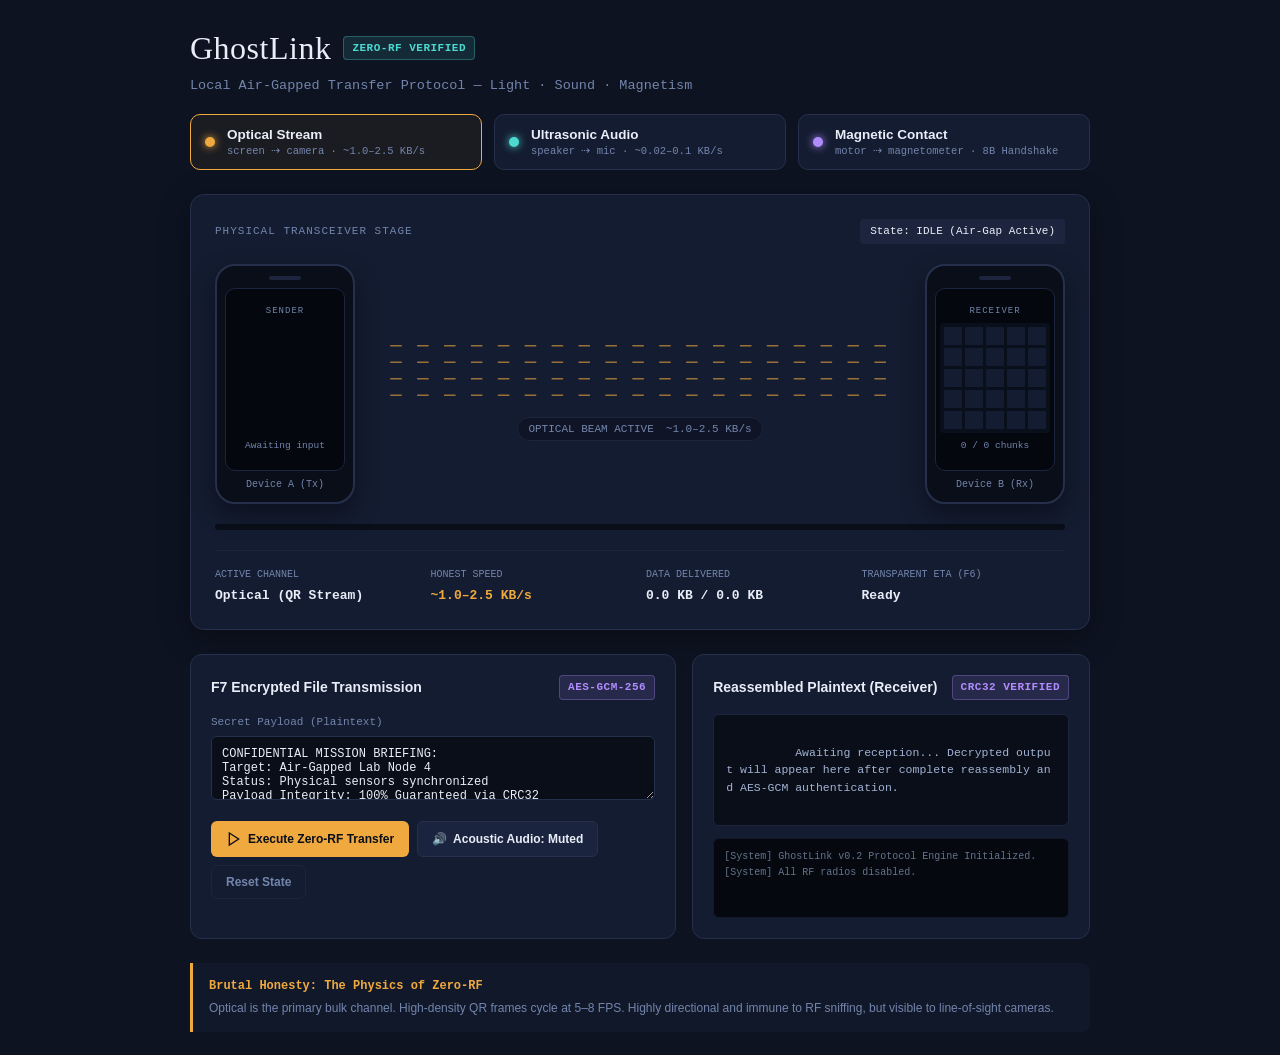
<file: web-simulator/index.html>
<!DOCTYPE html>
<html lang="en">
<head>
  <meta charset="UTF-8">
  <meta name="viewport" content="width=device-width, initial-scale=1.0">
  <title>GhostLink — Zero-RF Interactive Protocol System</title>
  <link rel="stylesheet" href="styles.css">
</head>
<body>
  <div class="wrap">
    <header class="app-header">
      <div class="logo-group">
        <h1 class="logo-title">GhostLink</h1>
        <span class="badge zero-rf-badge">ZERO-RF VERIFIED</span>
      </div>
      <p class="sub">Local Air-Gapped Transfer Protocol — Light · Sound · Magnetism</p>
      <div class="channel-tabs">
        <button class="chbtn active" data-ch="optical" id="btnOptical">
          <div class="ch-dot optical-dot"></div>
          <div class="ch-info">
            <span class="ch-name">Optical Stream</span>
            <small>screen ⇢ camera · ~1.0–2.5 KB/s</small>
          </div>
        </button>
        <button class="chbtn" data-ch="ultrasonic" id="btnUltrasonic">
          <div class="ch-dot ultrasonic-dot"></div>
          <div class="ch-info">
            <span class="ch-name">Ultrasonic Audio</span>
            <small>speaker ⇢ mic · ~0.02–0.1 KB/s</small>
          </div>
        </button>
        <button class="chbtn" data-ch="magnetic" id="btnMagnetic">
          <div class="ch-dot magnetic-dot"></div>
          <div class="ch-info">
            <span class="ch-name">Magnetic Contact</span>
            <small>motor ⇢ magnetometer · 8B Handshake</small>
          </div>
        </button>
      </div>
    </header>

    <!-- Interactive Dual-Device Transmission Stage -->
    <div class="stage-card">
      <div class="stage-header">
        <span class="stage-title">PHYSICAL TRANSCEIVER STAGE</span>
        <div class="stage-status" id="stageStatus">State: IDLE (Air-Gap Active)</div>
      </div>

      <div class="stage-visual">
        <!-- Phone A: Sender -->
        <div class="phone-device" id="phoneA">
          <div class="phone-notch"></div>
          <div class="phone-screen" id="screenA">
            <div class="screen-content">
              <div class="screen-label">SENDER</div>
              <canvas id="qrCanvas" width="140" height="140"></canvas>
              <div class="stream-info" id="senderStreamInfo">Awaiting input</div>
            </div>
          </div>
          <div class="device-name">Device A (Tx)</div>
        </div>

        <!-- Physical Channel Wave / Beam Animation -->
        <div class="link-bridge" id="linkBridge">
          <svg id="linkSvg" viewBox="0 0 280 120" preserveAspectRatio="none">
            <!-- Dynamically populated beams / waves / pulses -->
          </svg>
          <div class="channel-telemetry" id="bridgeTelemetry">
            <span id="telemetryMode">OPTICAL LINK ACTIVE</span>
            <span id="telemetrySpeed">~1.5 KB/s</span>
          </div>
        </div>

        <!-- Phone B: Receiver -->
        <div class="phone-device" id="phoneB">
          <div class="phone-notch"></div>
          <div class="phone-screen" id="screenB">
            <div class="screen-content">
              <div class="screen-label">RECEIVER</div>
              <div class="chunk-matrix" id="chunkMatrix">
                <!-- 25 visual chunk status blocks -->
              </div>
              <div class="stream-info" id="receiverStreamInfo">0 / 0 chunks</div>
            </div>
          </div>
          <div class="device-name">Device B (Rx)</div>
        </div>
      </div>

      <!-- Real-time Progress Bar -->
      <div class="progress-track">
        <div class="progress-bar" id="progressBar" style="width: 0%;"></div>
      </div>

      <!-- Protocol Telemetry Bar -->
      <div class="stats-grid">
        <div class="stat-card">
          <span class="stat-label">ACTIVE CHANNEL</span>
          <span class="stat-value" id="statChannel">Optical (QR Stream)</span>
        </div>
        <div class="stat-card">
          <span class="stat-label">HONEST SPEED</span>
          <span class="stat-value stat-accent" id="statSpeed">~1.0–2.5 KB/s</span>
        </div>
        <div class="stat-card">
          <span class="stat-label">DATA DELIVERED</span>
          <span class="stat-value" id="statTransferred">0.0 KB / 0.0 KB</span>
        </div>
        <div class="stat-card">
          <span class="stat-label">TRANSPARENT ETA (F6)</span>
          <span class="stat-value" id="statEta">Ready</span>
        </div>
      </div>
    </div>

    <!-- Interactive Control Deck -->
    <div class="control-deck">
      <div class="control-panel">
        <div class="panel-header">
          <h3>F7 Encrypted File Transmission</h3>
          <span class="badge" id="cryptoBadge">AES-GCM-256</span>
        </div>
        <div class="form-row">
          <label for="secretInput">Secret Payload (Plaintext)</label>
          <textarea id="secretInput" rows="3" placeholder="Enter confidential credentials or message to transmit over Zero-RF...">CONFIDENTIAL MISSION BRIEFING:
Target: Air-Gapped Lab Node 4
Status: Physical sensors synchronized
Payload Integrity: 100% Guaranteed via CRC32
Zero-RF: Strict Airplane Mode Active (WiFi/BT/Cellular OFF)</textarea>
        </div>

        <div class="actions-row">
          <button class="btn btn-primary" id="btnStartTransfer">
            <svg width="16" height="16" viewBox="0 0 24 24" fill="none" stroke="currentColor" stroke-width="2"><polygon points="5 3 19 12 5 21 5 3"></polygon></svg>
            Execute Zero-RF Transfer
          </button>
          <button class="btn btn-secondary" id="btnAudioToggle">
            <span id="audioToggleIcon">🔊</span>
            <span id="audioToggleText">Acoustic Audio: Muted</span>
          </button>
          <button class="btn btn-ghost" id="btnReset">Reset State</button>
        </div>
      </div>

      <!-- Decoded Reassembly Output -->
      <div class="control-panel">
        <div class="panel-header">
          <h3>Reassembled Plaintext (Receiver)</h3>
          <span class="badge" id="integrityBadge">CRC32 VERIFIED</span>
        </div>
        <div class="output-box" id="outputPlaintext">
          Awaiting reception... Decrypted output will appear here after complete reassembly and AES-GCM authentication.
        </div>
        <div class="console-box" id="consoleLog">
          [System] GhostLink v0.2 Protocol Engine Initialized.
          [System] All RF radios disabled.
        </div>
      </div>
    </div>

    <!-- Physics & Honesty Footer -->
    <div class="honest-memo">
      <h4>Brutal Honesty: The Physics of Zero-RF</h4>
      <p id="honestMemoText">
        GhostLink trades RF interception (WiFi/Bluetooth sniffing) for optical line-of-sight and acoustic listening surfaces.
        <strong>F7 Payload Encryption (AES-GCM-256)</strong> closes this gap so visual or audio recordings yield only ciphertext.
        Optical achieves ~1.0–2.5 KB/s; Ultrasonic achieves ~0.02–0.1 KB/s (128 KB safety cap); Magnetic contact transfers 8 bytes in ~8–12 seconds.
      </p>
    </div>
  </div>

  <script src="ghostlink-app.js"></script>
</body>
</html>
</file>
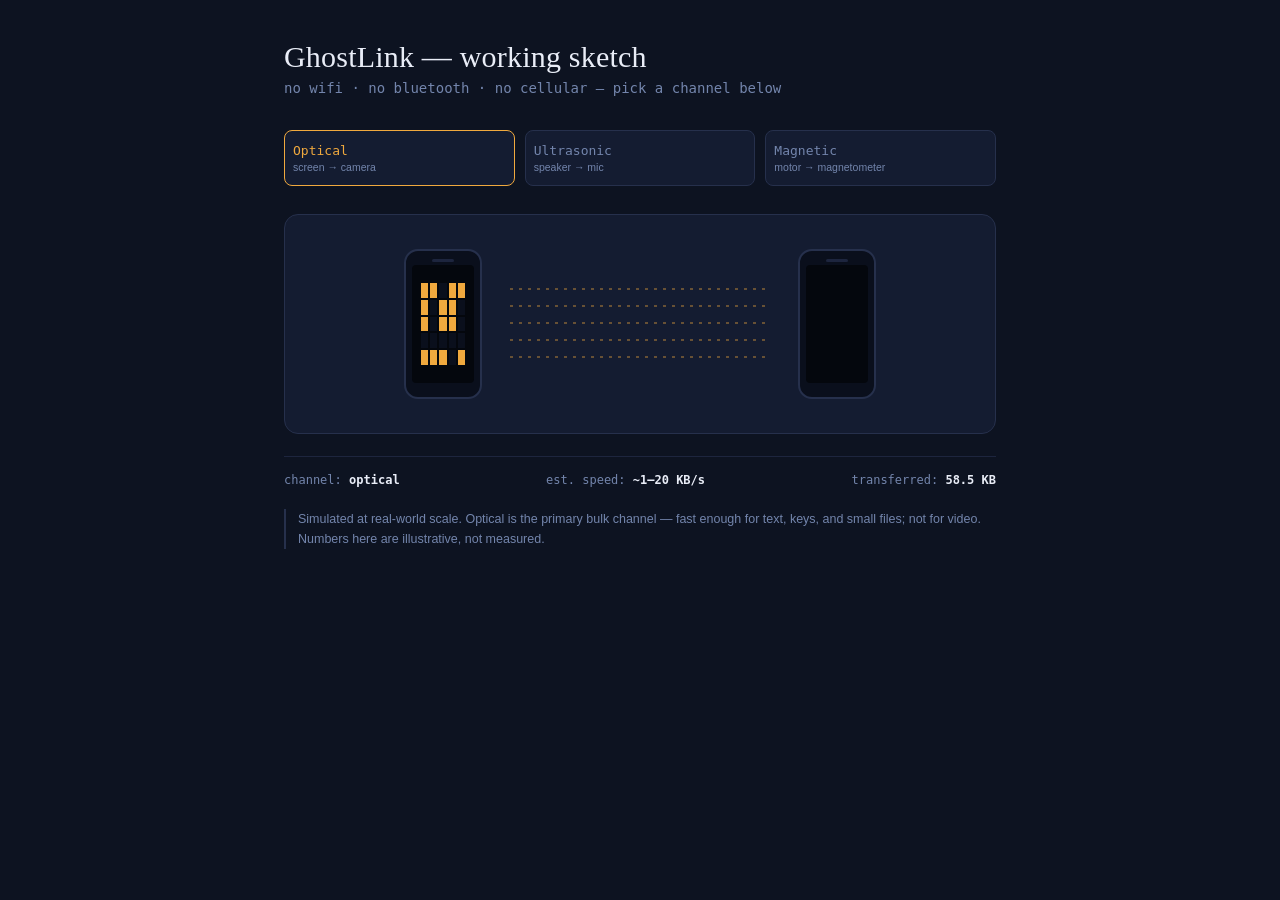
<file: files (8)/GhostLink-v0.2/working-flow.html>
<!DOCTYPE html>
<html lang="en">
<head>
<meta charset="UTF-8">
<title>GhostLink — Working Sketch</title>
<style>
  :root{
    --bg:#0D1321;
    --panel:#141C31;
    --border:#26304C;
    --border-soft:#1D253E;
    --text:#E9EDF7;
    --muted:#7385AC;
    --optical:#F0A93E;
    --optical-dim:#4A3A1C;
    --ultrasonic:#4CD9D0;
    --ultrasonic-dim:#1C3B38;
    --magnetic:#B18CFF;
    --magnetic-dim:#2E2650;
  }
  *{box-sizing:border-box;}
  html,body{margin:0;padding:0;background:var(--bg);color:var(--text);
    font-family:-apple-system,BlinkMacSystemFont,"Segoe UI",sans-serif;}
  .wrap{max-width:760px;margin:0 auto;padding:40px 24px 56px;}
  h1{font-family:Georgia,"Iowan Old Style",serif;font-weight:400;
    font-size:30px;margin:0 0 6px;letter-spacing:0.2px;}
  .sub{color:var(--muted);font-size:14px;margin:0 0 34px;
    font-family:"SF Mono",Consolas,monospace;}

  .channels{display:flex;gap:10px;margin-bottom:28px;}
  .chbtn{flex:1;padding:12px 8px;border-radius:8px;border:1px solid var(--border);
    background:var(--panel);color:var(--muted);cursor:pointer;font-size:13px;
    font-family:"SF Mono",Consolas,monospace;text-align:left;transition:border-color .2s,color .2s;}
  .chbtn small{display:block;color:var(--muted);font-size:10.5px;margin-top:3px;
    font-family:-apple-system,sans-serif;}
  .chbtn.active[data-ch="optical"]{border-color:var(--optical);color:var(--optical);}
  .chbtn.active[data-ch="ultrasonic"]{border-color:var(--ultrasonic);color:var(--ultrasonic);}
  .chbtn.active[data-ch="magnetic"]{border-color:var(--magnetic);color:var(--magnetic);}

  .stage{background:var(--panel);border:1px solid var(--border);border-radius:14px;
    padding:28px 20px;display:flex;align-items:center;justify-content:center;
    gap:18px;position:relative;min-height:220px;}

  .phone{width:78px;height:150px;border-radius:14px;background:#0A0F1C;
    border:2px solid var(--border);position:relative;flex-shrink:0;}
  .phone::after{content:"";position:absolute;left:50%;top:8px;
    width:22px;height:3px;border-radius:2px;background:var(--border-soft);
    transform:translateX(-50%);}
  .phone .screen{position:absolute;inset:14px 6px;border-radius:4px;
    background:#04070D;overflow:hidden;display:flex;align-items:center;justify-content:center;}

  .link{flex:1;max-width:280px;height:100px;position:relative;}
  .link svg{width:100%;height:100%;overflow:visible;}

  .qr-grid{display:grid;grid-template-columns:repeat(5,1fr);grid-template-rows:repeat(5,1fr);
    width:70%;height:70%;gap:2px;}
  .qr-grid div{background:#0A0F1C;}
  .qr-grid div.on{background:var(--optical);}

  .stats{display:flex;justify-content:space-between;margin-top:22px;
    font-family:"SF Mono",Consolas,monospace;font-size:12px;color:var(--muted);
    border-top:1px solid var(--border-soft);padding-top:16px;}
  .stats b{color:var(--text);font-weight:600;}
  .stat-accent{transition:color .2s;}

  .note{margin-top:22px;font-size:12.5px;color:var(--muted);line-height:1.6;
    border-left:2px solid var(--border);padding-left:12px;}
</style>
</head>
<body>
<div class="wrap">
  <h1>GhostLink — working sketch</h1>
  <p class="sub">no wifi · no bluetooth · no cellular — pick a channel below</p>

  <div class="channels">
    <button class="chbtn active" data-ch="optical" onclick="setChannel('optical')">
      Optical
      <small>screen → camera</small>
    </button>
    <button class="chbtn" data-ch="ultrasonic" onclick="setChannel('ultrasonic')">
      Ultrasonic
      <small>speaker → mic</small>
    </button>
    <button class="chbtn" data-ch="magnetic" onclick="setChannel('magnetic')">
      Magnetic
      <small>motor → magnetometer</small>
    </button>
  </div>

  <div class="stage">
    <div class="phone" id="phoneA"><div class="screen" id="screenA"></div></div>
    <div class="link"><svg id="linkSvg" viewBox="0 0 280 100"></svg></div>
    <div class="phone" id="phoneB"><div class="screen" id="screenB"></div></div>
  </div>

  <div class="stats">
    <div>channel: <b id="statChannel">optical</b></div>
    <div>est. speed: <b class="stat-accent" id="statSpeed">~1–20 KB/s</b></div>
    <div>transferred: <b id="statBits">0 KB</b></div>
  </div>

  <p class="note" id="honestNote">
    Simulated at real-world scale. Optical is the primary bulk channel — fast enough for text,
    keys, and small files; not for video. Numbers here are illustrative, not measured.
  </p>
</div>

<script>
const accentMap = { optical:'#F0A93E', ultrasonic:'#4CD9D0', magnetic:'#B18CFF' };
const speedMap = {
  optical: '~1–20 KB/s',
  ultrasonic: '~0.5–5 KB/s',
  magnetic: 'bits/s (handshake only)'
};
const noteMap = {
  optical: 'Simulated at real-world scale. Optical is the primary bulk channel — fast enough for text, keys, and small files; not for video.',
  ultrasonic: "Fallback when screens can't face each other. Slower and more sensitive to ambient noise than optical.",
  magnetic: 'Not a bulk channel — used for the initial handshake and tiny tokens (pairing ID, session key seed) only.'
};

let current = 'optical';
let animId = null;
let bits = 0;

function setChannel(ch){
  current = ch;
  document.querySelectorAll('.chbtn').forEach(b=>b.classList.toggle('active', b.dataset.ch===ch));
  document.getElementById('statChannel').textContent = ch;
  document.getElementById('statSpeed').textContent = speedMap[ch];
  document.getElementById('statSpeed').style.color = accentMap[ch];
  document.getElementById('honestNote').textContent = noteMap[ch];
  bits = 0;
  updateBits();
  renderStage();
}

function updateBits(){
  const rate = current==='optical' ? 0.9 : current==='ultrasonic' ? 0.3 : 0.02;
  bits += rate;
  document.getElementById('statBits').textContent = bits.toFixed(1) + ' KB';
}

function renderStage(){
  const svg = document.getElementById('linkSvg');
  const screenA = document.getElementById('screenA');
  const screenB = document.getElementById('screenB');
  svg.innerHTML = '';
  screenA.innerHTML = '';
  screenB.innerHTML = '';

  if(current === 'optical'){
    const grid = document.createElement('div');
    grid.className = 'qr-grid';
    for(let i=0;i<25;i++){ const c = document.createElement('div'); grid.appendChild(c); }
    screenA.appendChild(grid);
    screenA.dataset.cells = 'true';

    for(let i=0;i<5;i++){
      const line = document.createElementNS('http://www.w3.org/2000/svg','line');
      line.setAttribute('x1', 10); line.setAttribute('x2', 270);
      line.setAttribute('y1', 15 + i*17); line.setAttribute('y2', 15 + i*17);
      line.setAttribute('stroke', accentMap.optical);
      line.setAttribute('stroke-width', '1.5');
      line.setAttribute('stroke-dasharray', '3 6');
      line.setAttribute('opacity', '0.5');
      svg.appendChild(line);
    }
  } else if(current === 'ultrasonic'){
    const path = document.createElementNS('http://www.w3.org/2000/svg','path');
    let d = 'M10,50 ';
    for(let x=10;x<=270;x+=6){ d += `L${x},${50 + Math.sin(x/8)*18} `; }
    path.setAttribute('d', d);
    path.setAttribute('stroke', accentMap.ultrasonic);
    path.setAttribute('fill','none');
    path.setAttribute('stroke-width','1.5');
    svg.appendChild(path);
  } else {
    for(let i=0;i<3;i++){
      const circle = document.createElementNS('http://www.w3.org/2000/svg','circle');
      circle.setAttribute('cx', 140); circle.setAttribute('cy', 50);
      circle.setAttribute('r', 12 + i*10);
      circle.setAttribute('stroke', accentMap.magnetic);
      circle.setAttribute('fill','none');
      circle.setAttribute('stroke-width','1.2');
      circle.setAttribute('opacity', 0.6 - i*0.15);
      svg.appendChild(circle);
    }
  }
}

function tick(){
  if(current === 'optical'){
    const cells = document.querySelectorAll('.qr-grid div');
    cells.forEach(c => { if(Math.random() < 0.35) c.classList.toggle('on'); });
  } else if(current === 'ultrasonic'){
    const path = document.querySelector('#linkSvg path');
    if(path){
      const offset = (Date.now()/120) % 12;
      let d = 'M10,50 ';
      for(let x=10;x<=270;x+=6){ d += `L${x},${50 + Math.sin((x+offset*10)/8)*18} `; }
      path.setAttribute('d', d);
    }
  } else {
    const circles = document.querySelectorAll('#linkSvg circle');
    const t = (Date.now()/500) % 3;
    circles.forEach((c,i)=>{
      const r = 8 + ((t+i)%3)*14;
      c.setAttribute('r', r);
      c.setAttribute('opacity', Math.max(0, 0.6 - r/60));
    });
  }
  updateBits();
  animId = requestAnimationFrame(tick);
}

renderStage();
tick();
</script>
</body>
</html>
</file>
<file: web-simulator/styles.css>
:root {
  --bg: #0D1321;
  --panel: #141C31;
  --panel-elevated: #1A243F;
  --border: #26304C;
  --border-soft: #1D253E;
  --text: #E9EDF7;
  --muted: #7385AC;
  --optical: #F0A93E;
  --optical-dim: #4A3A1C;
  --ultrasonic: #4CD9D0;
  --ultrasonic-dim: #1C3B38;
  --magnetic: #B18CFF;
  --magnetic-dim: #2E2650;
  --success: #22C55E;
  --danger: #EF4444;
}

* {
  box-sizing: border-box;
  margin: 0;
  padding: 0;
}

body {
  background-color: var(--bg);
  color: var(--text);
  font-family: -apple-system, BlinkMacSystemFont, "Segoe UI", Roboto, Oxygen, Ubuntu, Cantarell, sans-serif;
  line-height: 1.5;
  padding: 24px 16px;
}

.wrap {
  max-width: 900px;
  margin: 0 auto;
}

/* Header */
.app-header {
  margin-bottom: 24px;
}

.logo-group {
  display: flex;
  align-items: center;
  gap: 12px;
  margin-bottom: 4px;
}

.logo-title {
  font-family: Georgia, "Iowan Old Style", serif;
  font-weight: 400;
  font-size: 32px;
  letter-spacing: 0.5px;
  color: var(--text);
}

.badge {
  font-size: 11px;
  font-family: "SF Mono", Consolas, monospace;
  padding: 3px 8px;
  border-radius: 4px;
  font-weight: 600;
  letter-spacing: 0.5px;
}

.zero-rf-badge {
  background: rgba(76, 217, 208, 0.12);
  color: var(--ultrasonic);
  border: 1px solid rgba(76, 217, 208, 0.3);
}

.sub {
  color: var(--muted);
  font-size: 13.5px;
  font-family: "SF Mono", Consolas, monospace;
  margin-bottom: 18px;
}

/* Channel Navigation Tabs */
.channel-tabs {
  display: grid;
  grid-template-columns: repeat(3, 1fr);
  gap: 12px;
}

.chbtn {
  display: flex;
  align-items: center;
  gap: 12px;
  padding: 12px 14px;
  border-radius: 10px;
  background: var(--panel);
  border: 1px solid var(--border);
  color: var(--muted);
  cursor: pointer;
  text-align: left;
  transition: all 0.2s ease;
}

.chbtn:hover {
  border-color: #3B4C78;
}

.ch-dot {
  width: 10px;
  height: 10px;
  border-radius: 50%;
  flex-shrink: 0;
}

.optical-dot { background: var(--optical); box-shadow: 0 0 8px var(--optical); }
.ultrasonic-dot { background: var(--ultrasonic); box-shadow: 0 0 8px var(--ultrasonic); }
.magnetic-dot { background: var(--magnetic); box-shadow: 0 0 8px var(--magnetic); }

.ch-name {
  display: block;
  font-size: 13.5px;
  font-weight: 600;
  color: var(--text);
}

.ch-info small {
  display: block;
  font-size: 10.5px;
  color: var(--muted);
  font-family: "SF Mono", Consolas, monospace;
  margin-top: 2px;
}

.chbtn.active[data-ch="optical"] {
  border-color: var(--optical);
  background: rgba(240, 169, 62, 0.06);
}
.chbtn.active[data-ch="ultrasonic"] {
  border-color: var(--ultrasonic);
  background: rgba(76, 217, 208, 0.06);
}
.chbtn.active[data-ch="magnetic"] {
  border-color: var(--magnetic);
  background: rgba(177, 140, 255, 0.06);
}

/* Transceiver Stage */
.stage-card {
  background: var(--panel);
  border: 1px solid var(--border);
  border-radius: 14px;
  padding: 24px;
  margin-bottom: 24px;
  box-shadow: 0 8px 30px rgba(0, 0, 0, 0.35);
}

.stage-header {
  display: flex;
  justify-content: space-between;
  align-items: center;
  margin-bottom: 20px;
  font-family: "SF Mono", Consolas, monospace;
  font-size: 11px;
}

.stage-title {
  color: var(--muted);
  letter-spacing: 1px;
}

.stage-status {
  color: var(--text);
  background: var(--border-soft);
  padding: 4px 10px;
  border-radius: 4px;
}

.stage-visual {
  display: flex;
  align-items: center;
  justify-content: space-between;
  gap: 16px;
  min-height: 240px;
  margin-bottom: 20px;
}

/* Phone Device Mockup */
.phone-device {
  width: 140px;
  height: 240px;
  border-radius: 20px;
  background: #090E18;
  border: 2px solid var(--border);
  position: relative;
  display: flex;
  flex-direction: column;
  align-items: center;
  padding: 10px 8px;
  box-shadow: 0 10px 24px rgba(0, 0, 0, 0.4);
}

.phone-notch {
  width: 32px;
  height: 4px;
  background: var(--border-soft);
  border-radius: 2px;
  margin-bottom: 8px;
}

.phone-screen {
  flex: 1;
  width: 100%;
  background: #04070D;
  border-radius: 10px;
  overflow: hidden;
  display: flex;
  flex-direction: column;
  border: 1px solid var(--border-soft);
}

.screen-content {
  flex: 1;
  display: flex;
  flex-direction: column;
  align-items: center;
  justify-content: center;
  padding: 6px;
  text-align: center;
}

.screen-label {
  font-size: 9px;
  font-family: "SF Mono", Consolas, monospace;
  color: var(--muted);
  letter-spacing: 1px;
  margin-bottom: 4px;
}

#qrCanvas {
  width: 110px;
  height: 110px;
  background: #0A0F1C;
  border-radius: 4px;
}

.stream-info {
  font-size: 9.5px;
  color: var(--muted);
  font-family: "SF Mono", Consolas, monospace;
  margin-top: 6px;
}

.device-name {
  font-size: 10px;
  color: var(--muted);
  font-family: "SF Mono", Consolas, monospace;
  margin-top: 6px;
}

/* Chunk Matrix */
.chunk-matrix {
  display: grid;
  grid-template-columns: repeat(5, 1fr);
  grid-template-rows: repeat(5, 1fr);
  gap: 3px;
  width: 110px;
  height: 110px;
  background: #0A0F1C;
  padding: 4px;
  border-radius: 4px;
}

.chunk-block {
  background: #141C31;
  border-radius: 1px;
  transition: background 0.15s ease;
}

.chunk-block.received {
  background: var(--optical);
  box-shadow: 0 0 4px var(--optical);
}

.chunk-block.received-audio {
  background: var(--ultrasonic);
  box-shadow: 0 0 4px var(--ultrasonic);
}

/* Link Bridge SVG & Telemetry */
.link-bridge {
  flex: 1;
  height: 140px;
  position: relative;
  display: flex;
  flex-direction: column;
  justify-content: center;
  align-items: center;
}

#linkSvg {
  width: 100%;
  height: 90px;
}

.channel-telemetry {
  display: flex;
  gap: 12px;
  font-family: "SF Mono", Consolas, monospace;
  font-size: 11px;
  color: var(--muted);
  background: rgba(13, 19, 33, 0.7);
  padding: 3px 10px;
  border-radius: 12px;
  border: 1px solid var(--border-soft);
}

/* Progress Track */
.progress-track {
  width: 100%;
  height: 6px;
  background: #090E18;
  border-radius: 3px;
  overflow: hidden;
  margin-bottom: 20px;
}

.progress-bar {
  height: 100%;
  background: linear-gradient(90deg, var(--optical), #FFA726);
  border-radius: 3px;
  transition: width 0.15s ease;
}

/* Protocol Telemetry Grid */
.stats-grid {
  display: grid;
  grid-template-columns: repeat(4, 1fr);
  gap: 12px;
  border-top: 1px solid var(--border-soft);
  padding-top: 16px;
}

.stat-card {
  display: flex;
  flex-direction: column;
}

.stat-label {
  font-size: 10px;
  color: var(--muted);
  font-family: "SF Mono", Consolas, monospace;
  margin-bottom: 4px;
}

.stat-value {
  font-size: 13px;
  font-family: "SF Mono", Consolas, monospace;
  font-weight: 600;
  color: var(--text);
}

.stat-accent {
  color: var(--optical);
  transition: color 0.2s ease;
}

/* Control Deck */
.control-deck {
  display: grid;
  grid-template-columns: 1.1fr 0.9fr;
  gap: 16px;
  margin-bottom: 24px;
}

.control-panel {
  background: var(--panel);
  border: 1px solid var(--border);
  border-radius: 12px;
  padding: 20px;
}

.panel-header {
  display: flex;
  justify-content: space-between;
  align-items: center;
  margin-bottom: 14px;
}

.panel-header h3 {
  font-size: 14px;
  font-weight: 600;
  color: var(--text);
}

.panel-header .badge {
  background: rgba(177, 140, 255, 0.12);
  color: var(--magnetic);
  border: 1px solid rgba(177, 140, 255, 0.3);
}

.form-row {
  margin-bottom: 14px;
}

.form-row label {
  display: block;
  font-size: 11px;
  color: var(--muted);
  font-family: "SF Mono", Consolas, monospace;
  margin-bottom: 6px;
}

textarea {
  width: 100%;
  background: #090E18;
  border: 1px solid var(--border);
  border-radius: 6px;
  color: var(--text);
  padding: 10px;
  font-family: "SF Mono", Consolas, monospace;
  font-size: 12px;
  resize: vertical;
}

textarea:focus {
  outline: none;
  border-color: #3B4C78;
}

.actions-row {
  display: flex;
  gap: 8px;
  flex-wrap: wrap;
}

.btn {
  display: inline-flex;
  align-items: center;
  gap: 6px;
  padding: 9px 14px;
  border-radius: 6px;
  font-size: 12px;
  font-weight: 600;
  cursor: pointer;
  border: 1px solid transparent;
  transition: all 0.2s ease;
}

.btn-primary {
  background: var(--optical);
  color: #090E18;
}

.btn-primary:hover {
  background: #FFB74D;
}

.btn-secondary {
  background: var(--panel-elevated);
  border-color: var(--border);
  color: var(--text);
}

.btn-secondary:hover {
  border-color: #3B4C78;
}

.btn-ghost {
  background: transparent;
  border-color: var(--border-soft);
  color: var(--muted);
}

.btn-ghost:hover {
  color: var(--text);
}

/* Outputs & Console */
.output-box {
  background: #090E18;
  border: 1px solid var(--border-soft);
  border-radius: 6px;
  padding: 12px;
  min-height: 90px;
  font-family: "SF Mono", Consolas, monospace;
  font-size: 11.5px;
  color: #A3B3D4;
  margin-bottom: 12px;
  white-space: pre-wrap;
  word-break: break-all;
}

.console-box {
  background: #05080F;
  border: 1px solid #131929;
  border-radius: 6px;
  padding: 10px;
  height: 80px;
  overflow-y: auto;
  font-family: "SF Mono", Consolas, monospace;
  font-size: 10px;
  color: #64748B;
  line-height: 1.6;
}

/* Honest Memo */
.honest-memo {
  background: rgba(20, 28, 49, 0.6);
  border-left: 3px solid var(--optical);
  padding: 14px 16px;
  border-radius: 0 8px 8px 0;
}

.honest-memo h4 {
  font-size: 12px;
  font-family: "SF Mono", Consolas, monospace;
  color: var(--optical);
  margin-bottom: 4px;
}

.honest-memo p {
  font-size: 12px;
  color: var(--muted);
  line-height: 1.6;
}
</file>
